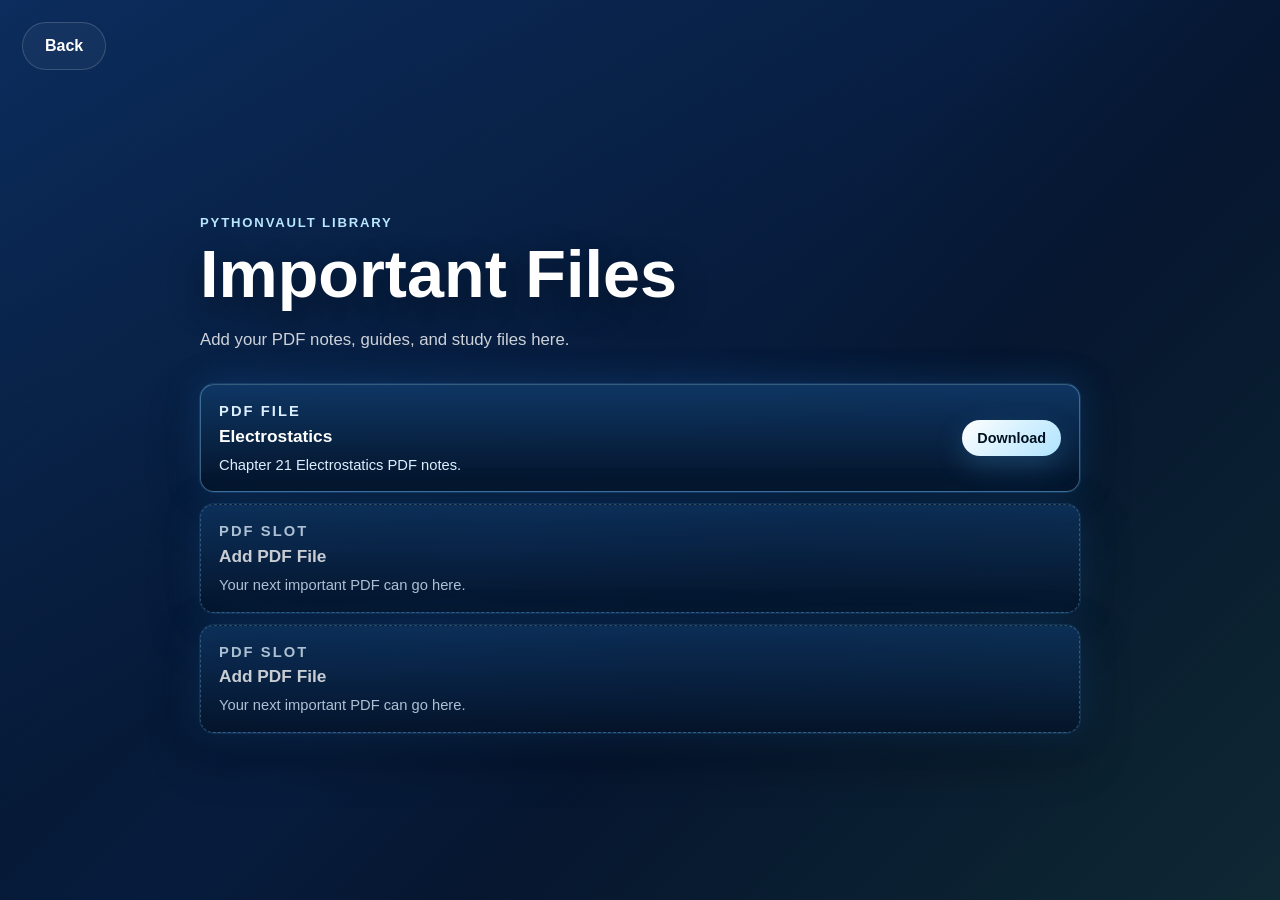
<file: important-files.html>
<!DOCTYPE html>
<html lang="en">
<head>
  <meta charset="UTF-8">
  <meta name="viewport" content="width=device-width, initial-scale=1.0">
  <title>Important Files | PythonVault</title>
  <link rel="stylesheet" href="styles.css">
</head>
<body>
  <main class="important-page">
    <section class="important-panel">
      <p class="download-tag blue-tag">PythonVault Library</p>
      <h1>Important Files</h1>
      <p class="important-lead">
        Add your PDF notes, guides, and study files here.
      </p>

      <div class="pdf-list">
        <div class="pdf-row">
          <div>
            <p class="file-label">PDF File</p>
            <h2>Electrostatics</h2>
            <p>Chapter 21 Electrostatics PDF notes.</p>
          </div>
          <a class="button blue-download small-download" href="https://www.dropbox.com/scl/fi/maud78tidw095wtqgmnx6/21_Electrostatics_.pdf?rlkey=69sp8iysk3fr4t134apedllcd&st=jdqu6k1b&dl=1">Download</a>
        </div>
        <div class="pdf-row empty-pdf-row">
          <div>
            <p class="file-label">PDF Slot</p>
            <h2>Add PDF File</h2>
            <p>Your next important PDF can go here.</p>
          </div>
        </div>
        <div class="pdf-row empty-pdf-row">
          <div>
            <p class="file-label">PDF Slot</p>
            <h2>Add PDF File</h2>
            <p>Your next important PDF can go here.</p>
          </div>
        </div>
      </div>
    </section>

    <a class="button secondary back-link" href="download.html">Back</a>
  </main>
</body>
</html>
</file>
<file: styles.css>
:root {
  --bg-start: #020202;
  --bg-end: #090909;
  --text: #ffffff;
  --muted: rgba(255, 255, 255, 0.8);
  --primary: #ffffff;
  --primary-dark: #e8e8e8;
  --border: rgba(255, 255, 255, 0.16);
  --shadow: 0 20px 50px rgba(0, 0, 0, 0.45);
}

* {
  box-sizing: border-box;
}

body {
  margin: 0;
  min-height: 100vh;
  font-family: "Segoe UI", Tahoma, Geneva, Verdana, sans-serif;
  color: var(--text);
  background: linear-gradient(135deg, var(--bg-start), var(--bg-end));
}

.welcome-page {
  position: relative;
  min-height: 100vh;
  overflow: hidden;
  background: #000;
}

.shader-bg {
  position: absolute;
  inset: 0;
  background: #000;
}

.shader-bg canvas {
  width: 100%;
  height: 100%;
  display: block;
}

.welcome-overlay {
  position: relative;
  z-index: 1;
  min-height: 100vh;
  display: flex;
  flex-direction: column;
  align-items: center;
  justify-content: center;
  gap: 18px;
  padding: 24px;
  text-align: center;
}

.welcome-overlay h1 {
  font-size: clamp(3rem, 10vw, 6rem);
}

.welcome-lead {
  max-width: 620px;
  color: rgba(255, 255, 255, 0.86);
}

.robot-page {
  position: relative;
  min-height: 100vh;
  overflow: hidden;
  background: #050505;
}

.robot-scene {
  position: absolute;
  inset: 0;
  background: #050505;
}

.robot-scene spline-viewer {
  width: 100%;
  height: 100%;
  display: block;
  filter: saturate(1.05) contrast(1.02);
  transform: translateX(13%);
}

.robot-overlay {
  position: relative;
  z-index: 1;
  min-height: 100vh;
  display: flex;
  align-items: center;
  justify-content: center;
  padding: 24px;
  text-align: center;
  pointer-events: none;
}

.eyebrow {
  margin: 0 0 10px;
  color: rgba(255, 255, 255, 0.88);
  font-weight: 700;
  text-transform: uppercase;
  letter-spacing: 0.12em;
  font-size: 0.82rem;
}

h1 {
  margin: 0;
  font-size: clamp(2.1rem, 5.2vw, 4.3rem);
  line-height: 1.04;
  font-weight: 800;
  color: #ffffff;
  text-shadow: 0 10px 35px rgba(0, 0, 0, 0.45);
}

.download-box {
  padding: 26px 30px;
  border-radius: 26px;
  border: 1px solid rgba(218, 140, 255, 0.42);
  background:
    linear-gradient(180deg, rgba(44, 16, 86, 0.92), rgba(10, 4, 22, 0.92)),
    rgba(0, 0, 0, 0.72);
  box-shadow:
    0 0 0 1px rgba(214, 124, 255, 0.18),
    0 0 36px rgba(173, 52, 255, 0.34),
    0 0 70px rgba(92, 0, 201, 0.28),
    var(--shadow);
  pointer-events: auto;
  min-width: 460px;
  max-width: 540px;
}

.file-name {
  margin: 0 0 16px;
  font-weight: 700;
  color: #ffffff;
  font-size: 1.1rem;
}

.download-tag {
  margin: 0 0 10px;
  color: #f0c7ff;
  font-size: 0.82rem;
  font-weight: 800;
  letter-spacing: 0.14em;
  text-transform: uppercase;
}

.download-title {
  margin: 0 0 12px;
  font-size: 1.8rem;
  line-height: 1.05;
  color: #ffffff;
}

.feature-list {
  margin: 0 0 24px;
  padding-left: 20px;
  color: #efe7ff;
  font-size: 0.95rem;
  line-height: 1.7;
}

.feature-list li + li {
  margin-top: 8px;
}

.button {
  display: inline-block;
  padding: 14px 22px;
  border-radius: 999px;
  text-decoration: none;
  font-weight: 700;
  transition: transform 0.2s ease, background 0.2s ease, color 0.2s ease;
}

.download-actions {
  display: flex;
  align-items: center;
  gap: 14px;
  flex-wrap: wrap;
}

.important-button {
  background: linear-gradient(135deg, #f8ecff, #dcb0ff);
}

.button:hover {
  transform: translateY(-2px);
}

.primary {
  background: linear-gradient(135deg, #ffffff, #f3d9ff);
  color: #14061f;
  box-shadow: 0 10px 30px rgba(255, 255, 255, 0.22);
}

.primary:hover {
  background: linear-gradient(135deg, #ffffff, #ebc8ff);
}

.floating-download {
  position: absolute;
  left: 7.5%;
  bottom: 37%;
  transform: none;
  text-align: left;
  z-index: 2;
}

.study-card {
  position: absolute;
  right: 1%;
  top: 1.5%;
  width: 210px;
  aspect-ratio: 1 / 1;
  padding: 10px;
  border-radius: 50%;
  background:
    linear-gradient(180deg, rgba(255, 255, 255, 0.12), rgba(110, 55, 180, 0.12)),
    rgba(8, 8, 10, 0.82);
  border: 1px solid rgba(226, 194, 255, 0.26);
  box-shadow:
    0 0 0 1px rgba(204, 146, 255, 0.12),
    0 0 36px rgba(108, 31, 214, 0.18),
    var(--shadow);
  pointer-events: auto;
  z-index: 2;
}

.study-image {
  display: block;
  width: 100%;
  height: 100%;
  object-fit: cover;
  border-radius: 50%;
}

.secondary {
  color: var(--primary);
  border: 1px solid var(--border);
  background: rgba(255, 255, 255, 0.04);
  pointer-events: auto;
}

.back-link {
  position: absolute;
  top: 22px;
  left: 22px;
  z-index: 2;
}

.spline-cover {
  position: absolute;
  right: 0;
  bottom: 0;
  width: 250px;
  height: 120px;
  background:
    linear-gradient(180deg, rgba(5, 5, 5, 0), #050505 38%),
    linear-gradient(90deg, rgba(5, 5, 5, 0), #050505 32%);
  z-index: 3;
  pointer-events: none;
}

.important-page {
  position: relative;
  min-height: 100vh;
  display: flex;
  align-items: center;
  justify-content: center;
  padding: 88px 24px 40px;
  overflow: hidden;
  background:
    linear-gradient(145deg, rgba(37, 116, 255, 0.28), rgba(0, 0, 0, 0) 46%),
    linear-gradient(315deg, rgba(80, 217, 255, 0.16), rgba(0, 0, 0, 0) 38%),
    linear-gradient(135deg, #02111f, #071c3d 48%, #02070d);
}

.important-panel {
  width: min(880px, 100%);
  text-align: left;
}

.important-lead {
  max-width: 560px;
  margin: 18px 0 30px;
  color: var(--muted);
  font-size: 1.05rem;
  line-height: 1.6;
}

.blue-tag {
  color: #b9e7ff;
}

.pdf-list {
  display: flex;
  flex-direction: column;
  gap: 12px;
}

.pdf-row {
  display: flex;
  align-items: center;
  justify-content: space-between;
  gap: 18px;
  padding: 16px 18px;
  min-height: 92px;
  border-radius: 14px;
  border: 1px solid rgba(139, 210, 255, 0.38);
  background:
    linear-gradient(180deg, rgba(18, 66, 120, 0.78), rgba(4, 20, 42, 0.9)),
    rgba(0, 0, 0, 0.58);
  box-shadow:
    0 0 0 1px rgba(103, 190, 255, 0.14),
    0 0 36px rgba(36, 142, 255, 0.24),
    var(--shadow);
}

.pdf-row h2 {
  margin: 4px 0 8px;
  color: #ffffff;
  font-size: 1.08rem;
}

.pdf-row p {
  margin: 0;
  color: #dcefff;
  line-height: 1.4;
  font-size: 0.92rem;
}

.blue-download {
  color: #02111f;
  background: linear-gradient(135deg, #ffffff, #aee3ff);
  box-shadow: 0 10px 28px rgba(87, 187, 255, 0.22);
}

.blue-download:hover {
  background: linear-gradient(135deg, #ffffff, #8fd8ff);
}

.small-download {
  flex: 0 0 auto;
  padding: 10px 15px;
  font-size: 0.9rem;
}

.empty-pdf-row {
  border-style: dashed;
  opacity: 0.78;
}

.file-label {
  font-size: 0.8rem;
  font-weight: 800;
  letter-spacing: 0.14em;
  text-transform: uppercase;
  color: #b9e7ff;
}

@media (max-width: 640px) {
  .welcome-overlay h1 {
    font-size: clamp(2.5rem, 14vw, 4rem);
  }

  h1 {
    font-size: clamp(2rem, 10vw, 3rem);
  }

  .floating-download {
    left: 18px;
    right: auto;
    bottom: 28px;
    transform: none;
    text-align: center;
  }

  .robot-scene spline-viewer {
    transform: translateX(0);
  }

  .download-box {
    min-width: 0;
    max-width: calc(100vw - 36px);
    width: calc(100vw - 36px);
    padding: 22px;
  }

  .download-actions {
    flex-direction: column;
    align-items: stretch;
  }

  .download-actions .button {
    text-align: center;
  }

  .pdf-row {
    align-items: flex-start;
    flex-direction: column;
  }

  .study-card {
    right: 8px;
    top: 60px;
    width: 130px;
    padding: 10px;
  }

  .download-title {
    font-size: 1.6rem;
  }

  .spline-cover {
    width: 170px;
    height: 88px;
  }
}
</file>
